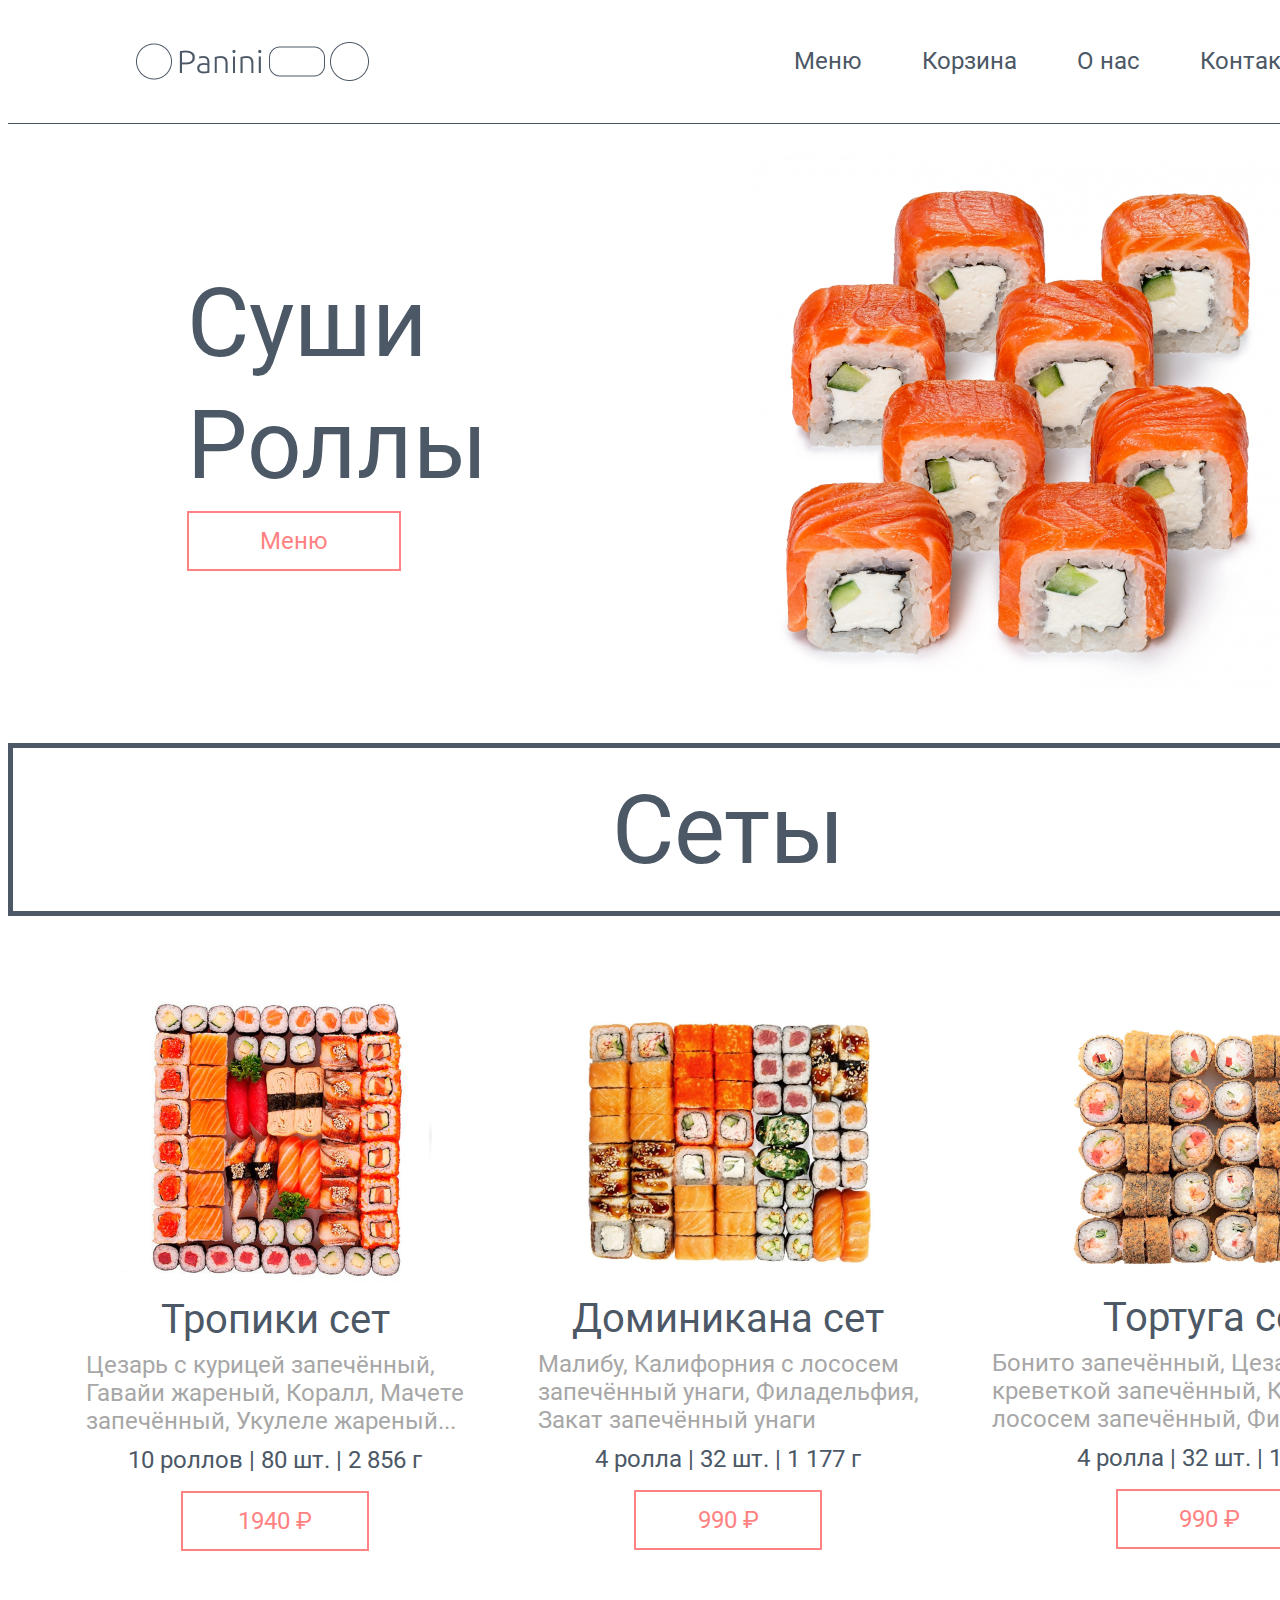
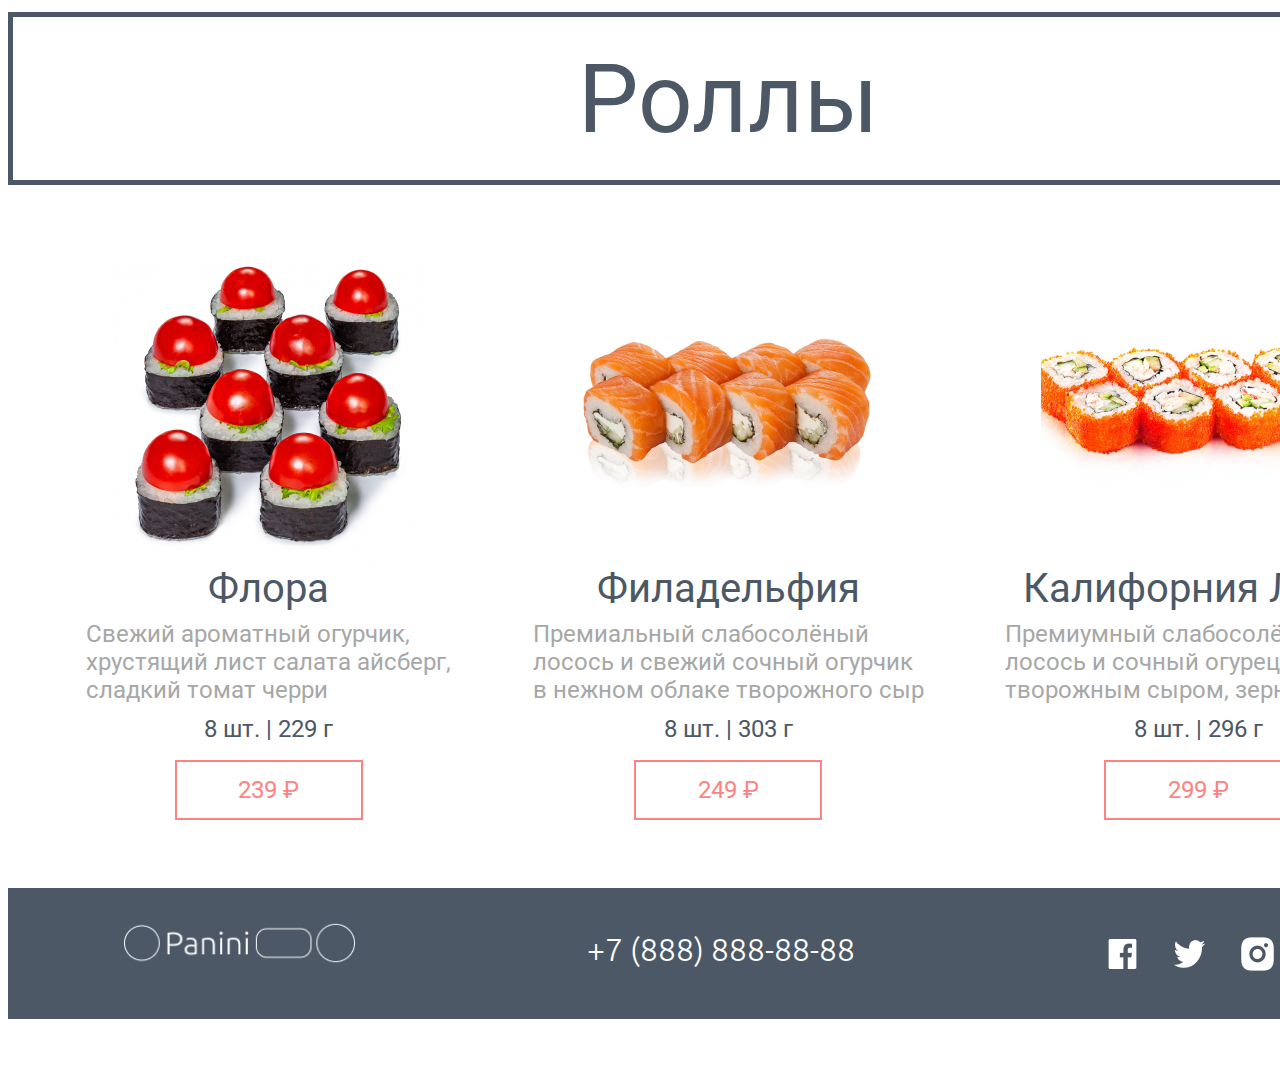
<file: index.html>
<!DOCTYPE html>
<html lang="ru">

<head>
    <meta charset="UTF-8">
    <meta name="viewport" content="width=device-width, initial-scale=1.0">
    <title>Panini</title>
    <link rel="stylesheet" href="style.css">
</head>

<body>
    <header>
        <div class="container">
            <div class="header-content">
                <div class="logo">
                    <a href="index.html" id="panini">
                        <img src="image/logo.png" alt="logo">
                    </a>
                </div>
                <div class="menu">
                    <p><a href="index.html" title="menu">Меню</a></p>
                    <p><a href="" title="corzina">Корзина</a></p>
                    <p><a href="about.html" title="about">О нас</a></p>
                    <p><a href="" title="contact">Контакты</a></p>
                    <p><img src="image/login.png" alt="login"></p>
                </div>
                <img src="image/Rectangle1.png" alt="rectangle" id="rectangle1">
            </div>

        </div>
    </header>
</body>
<main>
    <div class="container">
        <div class="hero">
            <div class="banner">
                <div class="phrase">
                    <p>Суши</p>
                    <p>Роллы</p>
                    <button>Меню</button>
                </div>
                <img src="image/ad.png" alt="ad">
            </div>
            <div class="firsthero">
                <div class="temp">
                    <img src="image/Rectangle2.png" alt="rectangle" id="rectangle2">
                    <p id="hero">Сеты</p>
                </div>
                <div class="card">
                    <div class="set">
                        <img src="image/image2.png" alt="sets">
                        <p id="name">Тропики сет</p>
                        <p id="aboutset">Цезарь с курицей запечённый,<br> Гавайи жареный, Коралл, Мачете<br> запечённый,
                            Укулеле
                            жареный...</p>
                        <p id="count">10 роллов | 80 шт. | 2 856 г</p>
                        <button>1940 ₽</button>
                    </div>
                    <div class="set">
                        <img src="image/image3.png" alt="set">
                        <p id="name">Доминикана сет</p>
                        <p id="aboutset">Малибу, Калифорния с лососем<br> запечённый унаги, Филадельфия,<br> Закат
                            запечённый унаги</p>
                        <p id="count">4 ролла | 32 шт. | 1 177 г</p>
                        <button id="price">990 ₽</button>
                    </div>
                    <div class="set">
                        <img src="image/image4.png" alt="set">
                        <p id="name">Тортуга сет</p>
                        <p id="aboutset">Бонито запечённый, Цезарь с<br> креветкой запечённый, Калифорния с<br> лососем
                            запечённый, Филадельфия...</p>
                        <p id="count">4 ролла | 32 шт. | 1 185 г</p>
                        <button id="price">990 ₽</button>
                    </div>
                </div>
            </div>
            <div class="secondhero">
                <div class="temp">
                    <img src="image/Rectangle2.png" alt="rectangle" id="rectangle2">
                    <p id="hero">Роллы</p>
                </div>
                <div class="card">
                    <div class="set">
                        <img src="image/image5.png" alt="roll">
                        <p id="name">Флора</p>
                        <p id="aboutset">Свежий ароматный огурчик,<br> хрустящий лист салата айсберг,<br> сладкий томат
                            черри</p>
                        <p id="count">8 шт. | 229 г</p>
                        <button id="price">239 ₽</button>
                    </div>
                    <div class="set">
                        <img src="image/image6.png" alt="roll">
                        <p id="name">Филадельфия</p>
                        <p id="aboutset">Премиальный слабосолёный<br> лосось и свежий сочный огурчик<br> в нежном облаке
                            творожного сыр</p>
                        <p id="count">8 шт. | 303 г</p>
                        <button id="price">249 ₽</button>
                    </div>
                    <div class="set">
                        <img src="image/image7.png" alt="roll">
                        <p id="name">Калифорния Люкс</p>
                        <p id="aboutset">Премиумный слабосолёный<br> лосось и сочный огурец с мягким<br> творожным
                            сыром, зернистая...</p>
                        <p id="count">8 шт. | 296 г</p>
                        <button id="price">299 ₽</button>
                    </div>
                </div>
            </div>
        </div>
    </div>
</main>
<footer>
    <div class="container">
        <div class="footer-content">
            <a href="index.html" title="logo" id="logo2">
                <img src="image/logo2.png" title="logo">
            </a>
            <a href="tel:+7 (888) 888-88-88" id="number">+7 (888) 888-88-88</a>
            <div class="social">
                <a href="" title="facebook"><img src="image/facebook.png" alt="facebook"></a>
                <a href="" title="twitter"><img src="image/twitter.png" alt="twitter"></a>
                <a href="" title="instagram"><img src="image/instagram.png" alt="instagram"></a>
                <a href="" title="youtube"><img src="image/youtube.png" alt="youtube"></a>
            </div>
        </div>
    </div>
</footer>

</html>
</file>
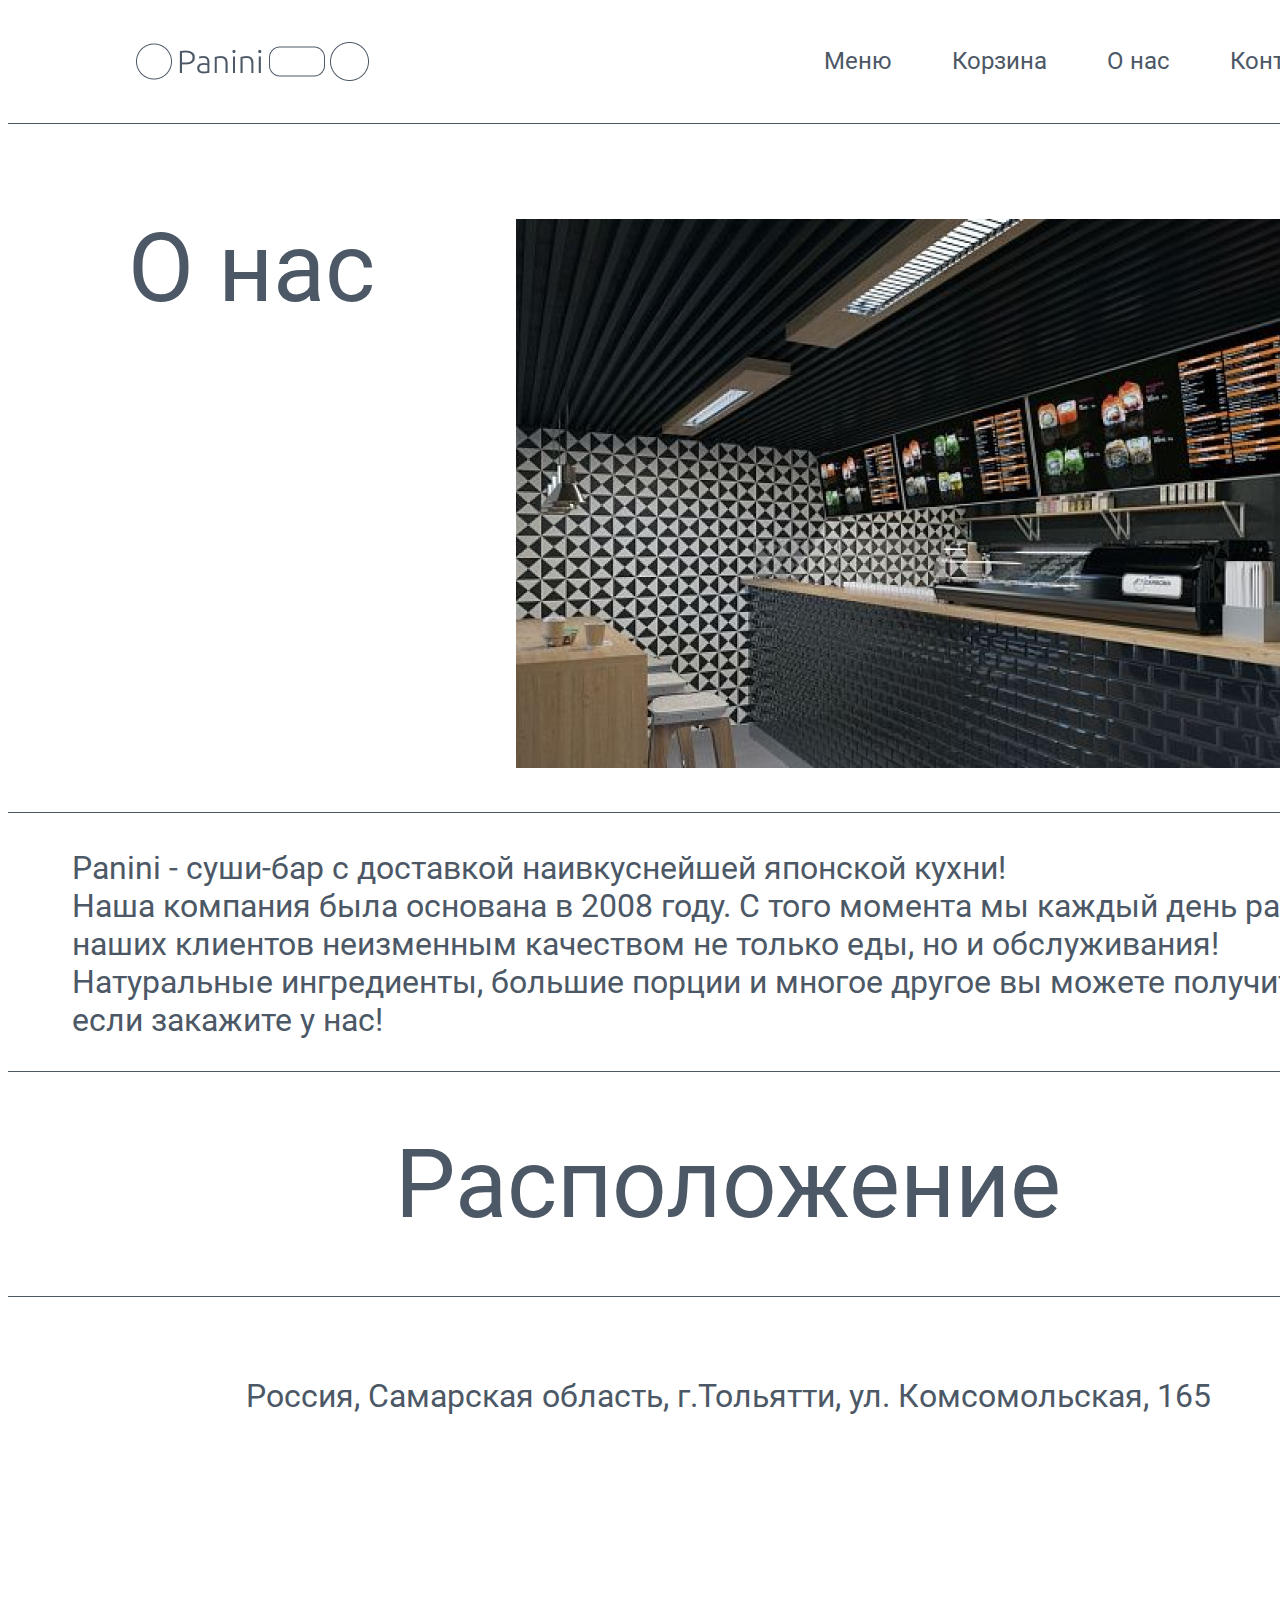
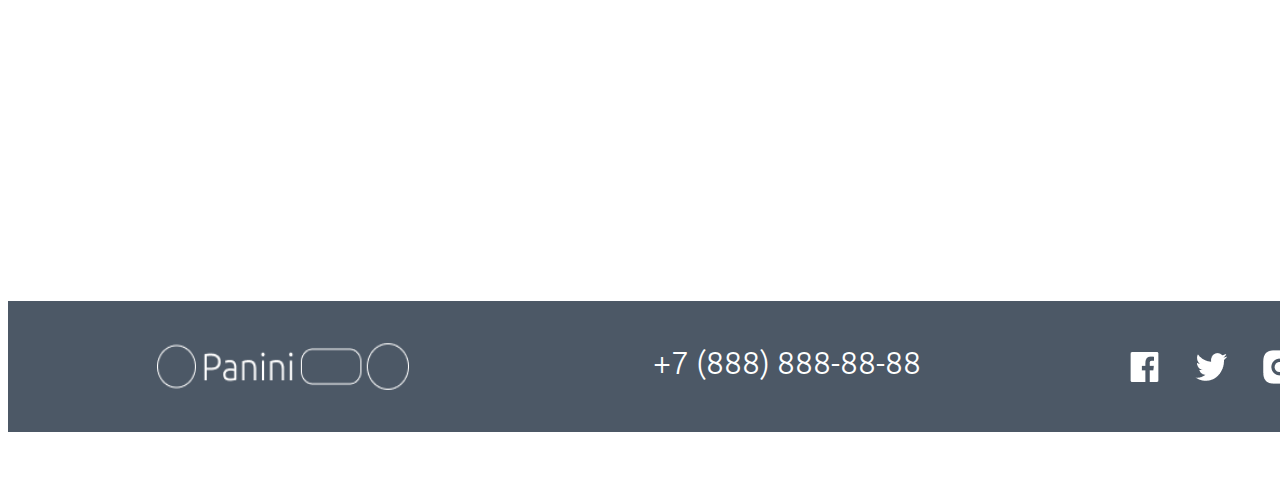
<file: about.html>
<!DOCTYPE html>
<html lang="ru">

<head>
    <meta charset="UTF-8">
    <meta name="viewport" content="width=device-width, initial-scale=1.0">
    <title>Panini</title>
    <link rel="stylesheet" href="style1.css">
</head>

<body>
    <header>
        <div class="container">
            <div class="header-content">
                <div class="logo">
                    <a href="index.html" id="panini">
                        <img src="image/logo.png" alt="logo">
                    </a>
                </div>
                <div class="menu">
                    <p><a href="index.html" >Меню</a></p>
                    <p><a href="">Корзина</a></p>
                    <p><a href="about.html">О нас</a></p>
                    <p><a href="">Контакты</a></p>
                    <p><img src="image/login.png" alt="login"></p>
                </div>
                <img src="image/Rectangle1.png" alt="rectangle" id="rectangle1">
            </div>
        </div>
    </header>
</body>
<main>
    <div class="container">
        <div class="hero">
            <div class="banner">
                <div class="phrase">
                    <p>О нас</p>
                </div>
                <img src="image/inside.png" alt="inside">
            </div>
            <img src="image/Rectangle1.png" alt="rectangle" id="rectangle2">
            <div class="about">
                <p>Panini - суши-бар с доставкой наивкуснейшей японской кухни!<br>
                    Наша компания была основана в 2008 году. С того момента мы каждый день радуем наших клиентов
                    неизменным качеством не только еды, но и обслуживания! Натуральные ингредиенты, большие порции и
                    многое другое вы можете получить если закажите у нас!
                </p>
            </div>
            <div class="place">
                <img src="image/Rectangle1.png" alt="rectangle" id="rectangle3">
                <p>Расположение</p>
                <img src="image/Rectangle1.png" alt="rectangle" id="rectangle4">
                <div class="address">
                    <p>Россия, Самарская область, г.Тольятти, ул. Комсомольская, 165</p>
                    <iframe src="https://yandex.ru/map-widget/v1/?um=constructor%3A1ee4de0ff80558e415d2c5c7e80bc1ccdc61d06ba31ffd63b7d95ecc63f0f19a&amp;source=constructor" width="80%" height="400px" frameborder="0"></iframe>
                </div>

            </div>
        </div>
    </div>
</main>
<footer>
    <div class="container">
        <div class="footer-content">
            <a href="index.html" id="logo2">
                <img src="image/logo2.png" alt="logo">
            </a>
            <a href="tel:+7 (888) 888-88-88" id="number">+7 (888) 888-88-88</a>
            <div class="social">
                <a href=""><img src="image/facebook.png" alt="facebook"></a>
                <a href=""><img src="image/twitter.png" alt="twitter"></a>
                <a href=""><img src="image/instagram.png" alt="instagram"></a>
                <a href=""><img src="image/youtube.png" alt="youtube"></a>
            </div>
        </div>
    </div>
</footer>
</file>
<file: style.css>
@font-face {
    font-family: "Ubuntu";
    src: url(fonts/Ubuntu/Ubuntu-Light.ttf);
    font-weight: 400;
}

@font-face {
    font-family: "Roboto";
    src: url(fonts/Roboto/Roboto-Regular.ttf);
    font-weight: 400;
}

.container {
    max-width: 1440px;
    width: 1440px;
    max-height: 2725px;
    margin: auto;
}

header {
    max-height: 123px;
    height: 123px;
    margin-top: 31px;
}

.header-content {
    height: 123px;
    display: flex;
}

.logo {
    margin-left: 128px;
    height: 61px;
}

.menu {
    margin-left: 425px;
    display: flex;
    height: 31px;
}

.menu p a{
    color: #4C5866
}

.menu p a{
    margin-right: 60px;
    font-family: "Roboto";
    font-size: 24px;
    color: #4C5866;
}

.menu p img {
    height: 31px;
    width: 37px;
    margin-top: 4px;
}

.menu p:last-child {
    margin-right: 0;
}

.logo a {
    display: block;
    height: 61px;
}

.logo img {
    width: 233px;
}

a {
    display: flex;
    text-decoration: none;
    width: 100%;
    height: 100%;
}

#rectangle1 {
    height: 1px;
    width: 1440px;
    position: absolute;
    top: 123px;
}

.hero {
    display: block;
}

.hero .banner {
    display: flex;
    height: 620px;
}

.hero .banner .phrase {
    margin-top: 113px;
    margin-left: 179px;
    width: 300px;
}

.hero .banner img {
    height: 535px;
    width: 535px;
    margin-left: 263px;
}

.hero .banner .phrase p {
    margin-top: 0;
    margin-bottom: 10px;
    font-family: "Roboto";
    font-size: 96px;
    color: #4C5866;
}

.hero .banner .phrase p:last-child {
    margin-bottom: 43px;
}

.hero .banner .phrase button {
    height: 60px;
    width: 214px;
    font-family: "Roboto";
    font-size: 24px;
    color: #FF8282;
    background-color: white;
    border: 2px solid #FF8282;
}

.hero .firsthero #hero {
    text-align: center;
    margin-top: 0px;
    font-family: "Roboto";
    font-size: 96px;
    color: #4C5866;
}

.hero .firsthero #rectangle2 {
    position: absolute;
    top: 743px;
    z-index: -1;
}

.hero .firsthero .card {
    display: flex;
    justify-content: space-between;
}

.hero .firsthero .card .set {
    display: flex;
    flex-direction: column;
    align-items: center;
}

.hero .firsthero .card> :nth-child(1) {
    margin-left: 78px;
}

.hero .firsthero .card> :nth-child(2) {
    margin-top: 16px;
}

.hero .firsthero .card> :nth-child(3) {
    margin-right: 21px;
    margin-top: 20px;
}

.hero .firsthero .card .set #name {
    width: auto;
    max-width: 312px;
    font-family: "Roboto";
    font-size: 40px;
    color: #4C5866;
    margin: 0;
}

.hero .firsthero .card .set #aboutset {
    width: auto;
    max-width: 440px;
    font-family: "Roboto";
    font-size: 24px;
    color: #A7A7A7;
    margin: 0;
    margin-top: 8px;
}

.hero .firsthero .card .set #count {
    font-family: "Roboto";
    font-size: 24px;
    color: #4C5866;
    margin: 0;
    margin-top: 11px;
}

.hero .firsthero .card .set button{
    font-family: "Roboto";
    font-size: 24px;
    color: #FF8282;
    background-color: white;
    border: 2px solid #FF8282;
    width: 188px;
    height: 60px;
    margin: 0;
    margin-top: 17px;
}

.hero .firsthero {
    height: 869px;
}

.hero .secondhero #hero {
    text-align: center;
    margin-top: 0;
    font-family: "Roboto";
    font-size: 96px;
    color: #4C5866;
}

.hero .secondhero #rectangle2 {
    position: absolute;
    top: 1612px;
    z-index: -1;
}

.hero .secondhero .card {
    display: flex;
    justify-content: space-between;
}

.hero .secondhero .card .set {
    display: flex;
    flex-direction: column;
    align-items: center;
}

.hero .secondhero .card .set #name {
    width: auto;
    max-width: 350px;
    font-family: "Roboto";
    font-size: 40px;
    color: #4C5866;
    margin: 0;
}

.hero .secondhero .card .set #aboutset {
    width: auto;
    max-width: 440px;
    font-family: "Roboto";
    font-size: 24px;
    color: #A7A7A7;
    margin: 0;
    margin-top: 8px;
}

.hero .secondhero .card .set #count {
    font-family: "Roboto";
    font-size: 24px;
    color: #4C5866;
    margin: 0;
    margin-top: 11px;
}

.hero .secondhero .card .set button{
    font-family: "Roboto";
    font-size: 24px;
    color: #FF8282;
    background-color: white;
    border: 2px solid #FF8282;
    width: 188px;
    height: 60px;
    margin: 0;
    margin-top: 17px;
}

.hero .secondhero .card> :nth-child(1) {
    margin-left: 78px;
}

.hero .secondhero .card> :nth-child(3) {
    margin-right: 57px;
}

footer {
    height: 172px;
    margin-top: 68px;
}

footer .container .footer-content {
    display: flex;
    justify-content: space-around;
    background-color: #4C5866;
    height: 131px;
}
footer .container .footer-content #logo2{
    margin: 0;
    margin-top: 25px;
    width: 231px;
}
footer .container .footer-content #logo2 img{
    height: 46%;
    width: 100%;
}

footer .container .footer-content a:nth-child(2) {
    color: #FFFFFF;
    font-family: "Ubuntu";
    font-size: 32px;
}

button{
    transition-duration: 0.4s;
}

main .container .hero button:hover{
    background-color: #FF8282;
    color: #FFFFFF;
}

main .container .hero button:focus{
    background-color: #FEE0E0;
    color: #FF8282;
}

main .container .hero button:active{
    background-color: #FE5D5D;
    border: 2px solid #FE5D5D;
    color: #FFFFFF;
}

main .container .hero .firsthero .card .set button:hover{
    background-color: #FF8282;
    color: #FFFFFF;
}

main .container .hero .firsthero .card .set button:focus{
    background-color: #FEE0E0;
    color: #FF8282;
}

main .container .hero .firsthero .card .set button:active{
    background-color: #FE5D5D;
    border: 2px solid #FE5D5D;
    color: #FFFFFF;
}

main .container .hero .secondhero .card .set button:hover{
    background-color: #FF8282;
    color: #FFFFFF;
}

main .container .hero .secondhero .card .set button:focus{
    background-color: #FEE0E0;
    color: #FF8282;
}

main .container .hero .secondhero .card .set button:active{
    background-color: #FE5D5D;
    border: 2px solid #FE5D5D;
    color: #FFFFFF;
}

header .header-content p a{
    transition-duration: 0.4s;
}

header .header-content p a:default{
    color: #4C5866;
}

header .header-content p a:hover{
    color: #FF8282;
}

header .header-content p a:focus{
    color: #FFA6A6;
}

header .header-content p a:active{
    color: #FF4A4A;
}

footer .social a img{
    transition-duration: 0.4s;
    margin: 0 15px;
    height: 40px;
}

footer .social{
    display: flex;
    margin-top: auto;
    margin-bottom: auto;
    width: 243px;
}

footer #logo2{
    margin-top: auto;
    margin-bottom: auto;
}

footer #number{
    display: flex;
    margin-top: 42px;
}

footer #number{
    width: 270px;
}

footer .social a img:hover{
    filter: brightness(0) saturate(100%) invert(85%) sepia(21%) saturate(5166%) hue-rotate(306deg) brightness(100%) contrast(113%);
}

footer .social a img:focus{
    filter: brightness(0) saturate(100%) invert(99%) sepia(28%) saturate(5494%) hue-rotate(292deg) brightness(100%) contrast(104%);
}

footer .social a img:active{
    filter: brightness(0) saturate(100%) invert(40%) sepia(23%) saturate(1633%) hue-rotate(314deg) brightness(111%) contrast(112%);
}

footer .footer-content a:hover{
    filter: brightness(0) saturate(100%) invert(85%) sepia(21%) saturate(5166%) hue-rotate(306deg) brightness(100%) contrast(113%);
}

footer .footer-content a:focus{
    filter: brightness(0) saturate(100%) invert(99%) sepia(28%) saturate(5494%) hue-rotate(292deg) brightness(100%) contrast(104%);
}

footer .footer-content a:active{
    filter: brightness(0) saturate(100%) invert(40%) sepia(23%) saturate(1633%) hue-rotate(314deg) brightness(111%) contrast(112%);
}

footer .footer-content a{
    transition-duration: 0.4s;
}

header .header-content .logo a img:hover{
    filter: brightness(0) saturate(100%) invert(85%) sepia(21%) saturate(5166%) hue-rotate(306deg) brightness(100%) contrast(113%);
}

header .header-content .logo a img:focus{
    filter: brightness(0) saturate(100%) invert(99%) sepia(28%) saturate(5494%) hue-rotate(292deg) brightness(100%) contrast(104%);
}

header .header-content .logo a img:active{
    filter: brightness(0) saturate(100%) invert(40%) sepia(23%) saturate(1633%) hue-rotate(314deg) brightness(111%) contrast(112%);
}

header .header-content .logo a img{
    transition-duration: 0.4s;
}

header .header-content .menu p img:hover{
    filter: brightness(0) saturate(100%) invert(85%) sepia(21%) saturate(5166%) hue-rotate(306deg) brightness(100%) contrast(113%);
}

header .header-content .menu p img:focus{
    filter: brightness(0) saturate(100%) invert(99%) sepia(28%) saturate(5494%) hue-rotate(292deg) brightness(100%) contrast(104%);
}

header .header-content .menu p img:active{
    filter: brightness(0) saturate(100%) invert(40%) sepia(23%) saturate(1633%) hue-rotate(314deg) brightness(111%) contrast(112%);
}

header .header-content .menu p img{
    transition-duration: 0.4s;
}
@media only screen and (max-width:450px){
    body{
        max-width: 100%;
        margin: 0;
    }
    .container{
        max-width: 100%;
        max-height: 3800px;
    }
    .header-content #rectangle1{
        max-width: 100%;
    }
    header{
        margin: 0;
        margin-top: 10px;
    }
    .header-content{
        display: flex;
        flex-direction: column;
    }
    .header-content .logo {
        width: 172px;
        margin:0;
        margin-left: 30%;
    }
    .header-content .logo a img{
        width: 172px;
    }
    .menu{
        width: 100%;
        max-width: 100%;
        width: 97%;
        margin: 0;
        display: flex;
        flex-wrap: wrap;
        justify-content: space-between;
        margin-left: 15px;
    }
    
    .menu p{
        margin: 0;
    }
    .menu p a{
        margin: 0;
        font-size: 16px;
    }
    .menu p img{
        margin: 0;
        max-width: 73px;
        width: 35px;
        height: 30px;
    }
    .hero .banner .phrase p{
        font-size: 32px;
    }
    .hero .banner{
        height:100%;;
        margin: 0
    }
    .hero .banner .phrase{
        display: flex;
        flex-direction: column;
        width: 100%;
        height: 100%;
        margin: 0;
    }
    .hero .banner .phrase p{
        
        margin: 0;
        max-width: 100%;
    }
    .hero .banner .phrase>:nth-child(1){
        margin-left: 20%;
    }
    .hero .banner .phrase>:nth-child(2){
        margin-left: 52%;
    }
    .hero .banner .phrase>:nth-child(3){
        width: 40%;
        height: 10%;
        font-size: 24px;
        margin-top: 70%;
        margin-left: 30%;
        margin-bottom: 5%;
    }
    .hero .banner img{
        margin: 0;
        width: 60%;
        height: 30%;
        position: absolute;
        left: 20%;
        top: 203px;
    }
    .hero .firsthero{
        max-width: 100%;
        height: 100%;
    }
    .hero .firsthero .temp #hero{
        margin-top: 5%;
        font-size: 32px;
    }
    .hero .firsthero .temp #rectangle2{
        max-width: 100%;
        max-height: 50%;
        position: relative;
        top:60px;
    }
    .hero .firsthero .card{
        display: flex;
        flex-direction: column;
    }
    .hero .firsthero .card img{
        max-height: 50%;
        max-width: 70%;
    }
    .hero .firsthero .card .set #name{
        font-size: 24px;
    }
    .hero .firsthero .card .set #aboutset{
        font-size: 20px;
    }
    .hero .firsthero .card .set #count{
        font-size: 16px;
    }
    .hero .secondhero .card{
        display: flex;
        flex-direction: column;
    }
    .hero .secondhero .card .set #name{
        font-size: 24px;
    }
    .hero .secondhero .card .set #aboutset{
        font-size: 20px;
    }
    .hero .secondhero .card .set #count{
        font-size: 16px;
    }
    .hero .secondhero .card img{
        max-height: 50%;
        max-width: 70%;
    }
    .hero .firsthero .card .set{
        margin: 0;
        margin-top: 2%;
    }
    .hero .secondhero .temp #hero{
        font-size: 32px;
    }
    .hero .secondhero .temp #rectangle2{
        max-height: 50%;
        max-width: 100%;
        position: relative;
        top:50px;

    }
    .hero .secondhero .card .set{
        margin: 0;
        margin-top: 2%;
    }
    .hero .secondhero{
        max-width: 100%;
        height: 100%;

    }
    .hero{
        display: flex;
        flex-direction: column;
        max-width: 100%;
    }
    footer{
        margin-top: 15%;
        max-width: 100%;
        height: 80px;
    }
    footer .container .footer-content #logo2{
        margin: 0;
        margin-top: 7%;
        height: 80%;
        width: 50%;
    }
    footer .container .footer-content #logo2 img{
        height: 46%;
        width: 80%;
    }
    .footer-content #number{
        margin: 0;
        height: 23px;
        font-size: 20px;
        width: 169px;
        position: relative  ;
        top: 35%;
    }
    footer .container .footer-content {
        height: 100px;
    }
    .footer-content .social a img{
        width: 0%;
        height: 0%;
    }
    .footer-content .social{
        margin: 0;
        margin-top: 27px;
        width: 0%;
        height: 0%;
    }
}
@media only screen and (min-width:450px) and (max-width:770px){
    body{
        max-width: 100%;
        margin: 0;
    }
    .container{
        max-width: 100%;
        max-height: 3800px;
    }
    .header-content #rectangle1{
        max-width: 100%;
    }
    header{
        margin: 0;
        margin-top: 10px;
    }
    .header-content{
        display: flex;
        flex-direction: column;
    }
    .header-content .logo {
        width: 172px;
        margin:0;
        margin-left: 40%;
    }
    .header-content .logo a img{
        width: 172px;
    }
    .menu{
        width: 100%;
        max-width: 100%;
        width: 97%;
        margin: 0;
        display: flex;
        flex-wrap: wrap;
        justify-content: space-between;
        margin-left: 15px;
    }
    
    .menu p{
        margin: 0;
    }
    .menu p a{
        margin: 0;
        font-size: 16px;
    }
    .menu p img{
        margin: 0;
        max-width: 73px;
        width: 35px;
        height: 30px;
    }
    .hero .banner .phrase p{
        font-size: 32px;
    }
    .hero .banner{
        height:100%;;
        margin: 0
    }
    .hero .banner .phrase{
        width: 100%;
        height: 100%;
        margin: 0;
    }
    .hero .banner .phrase p{
        font-size: 48px;
        margin: 0;
        max-width: 10%;
    }
    .hero .banner .phrase>:nth-child(1){
        margin-top: 5%;
        margin-left: 10%;
    }
    .hero .banner .phrase>:nth-child(2){
        margin-left: 10%;
    }
    .hero .banner .phrase>:nth-child(3){
        width: 20%;
        height: 10%;
        font-size: 24px;
        margin-top:0%;
        margin-left: 10%;
        margin-bottom: 5%;
    }
    .hero .banner img{
        margin: 0;
        width: 25%;
        height: 30%;
        position: relative;
        left: -10%;
        top: 20px;
    }
    .hero .firsthero{
        max-width: 100%;
        height: 100%;
    }
    .hero .firsthero .temp #hero{
        font-size: 48px;
        margin-top: -2%;
        font-size: 48px;
    }
    .hero .firsthero .temp #rectangle2{
        max-width: 100%;
        max-height: 50%;
        position: relative;
        top:60px;
    }
    .hero .firsthero .card{
        display: flex;
        justify-content: space-around;
    }
    .hero .firsthero .card img{
        max-height: 50%;
        max-width: 70%;
    }
    .hero .firsthero .card .set #name{
        font-size: 24px;
    }
    .hero .firsthero .card .set #aboutset{
        font-size: 20px;
    }
    .hero .firsthero .card .set #count{
        font-size: 16px;
    }
    .hero .secondhero .card{
        display: flex;
    }
    .hero .secondhero .card .set #name{
        font-size: 24px;
    }
    .hero .secondhero .card .set #aboutset{
        font-size: 20px;
    }
    .hero .secondhero .card .set #count{
        font-size: 16px;
    }
    .hero .secondhero .card img{
        max-height: 50%;
        max-width: 70%;
    }
    .hero .firsthero .card .set{
        margin: 0;
        justify-content: space-around;
    }
    .hero .firsthero .card>:nth-child(3){
        width: 41%;
        height: 45%;
    }
    .hero .secondhero .temp #hero{
        font-size: 32px;
    }
    .hero .secondhero .temp #rectangle2{
        max-height: 50%;
        max-width: 100%;
        position: relative;
        top:50px;

    }
    .hero .secondhero .card .set{
        margin: 0;
        justify-content: space-around;
    }
    .hero .secondhero .card>:nth-child(2){
        width: 41%;
        height: 45%;
    }
    .hero .secondhero .card>:nth-child(3){
        width: 41%;
        height: 45%;
    }
    .hero .secondhero{
        max-width: 100%;
        height: 100%;

    }
    .hero{
        display: flex;
        flex-direction: column;
        max-width: 100%;
    }
    footer{
        margin-top: 10%;
        max-width: 100%;
        height: 80px;
    }
    footer .container .footer-content #logo2{
        margin: 0;
        margin-top: 3%;
        margin-left: 5%;
        height: 80%;
        width: 50%;
    }
    footer .container .footer-content #logo2 img{
        height: 50%;
        width: 50%;
    }
    .footer-content #number{
        margin: 0;
        height: 23px;
        font-size: 20px;
        width: 169px;
        position: relative  ;
        top: 35%;
    }
    footer .container .footer-content {
        height: 100px;
    }
    .footer-content .social a img{
        width: 0%;
        height: 0%;
    }
    .footer-content .social{
        margin: 0;
        margin-top: 27px;
        width: 0%;
        height: 0%;
    }
}
</file>
<file: style1.css>
@font-face {
    font-family: "Ubuntu";
    src: url(fonts/Ubuntu/Ubuntu-Light.ttf);
    font-weight: 400;
}

@font-face {
    font-family: "Roboto";
    src: url(fonts/Roboto/Roboto-Regular.ttf);
    font-weight: 400;
}

.container {
    max-width: 1440px;
    width: 1440px;
    max-height: 100%;
    margin: auto;
}

header {
    max-height: 123px;
    height: 123px;
    margin-top: 31px;
}

.header-content {
    height: 123px;
    display: flex;
}

.logo {
    margin-left: 128px;
    height: 61px;
}

.menu {
    margin-left: 425px;
    display: flex;
    height: 31px;
}

.menu p a {
    color: #4C5866
}

.menu p a {
    margin-right: 60px;
    font-family: "Roboto";
    font-size: 24px;
    color: #4C5866;
}

.menu p img {
    height: 31px;
    width: 37px;
    margin-top: 4px;
}

.menu p:last-child {
    margin-right: 0;
}

.logo a {
    display: block;
    height: 61px;
}

.logo img {
    width: 233px;
}

a {
    display: flex;
    justify-content: space-around;
    justify-content: center;
    text-decoration: none;
    width: 100%;
    height: 100%;
}

#rectangle1 {
    height: 1px;
    width: 1440px;
    position: absolute;
    top: 123px;
}

header .header-content p a {
    transition-duration: 0.4s;
}

header .header-content p a:default {
    color: #4C5866;
}

header .header-content p a:hover {
    color: #FF8282;
}

header .header-content p a:focus {
    color: #FFA6A6;
}

header .header-content p a:active {
    color: #FF4A4A;
}

header .header-content .menu p:default {
    color: #4C5866;
}

header .header-content .menu p:hover {
    filter: brightness(0) saturate(100%) invert(85%) sepia(21%) saturate(5166%) hue-rotate(306deg) brightness(100%) contrast(113%);
}

header .header-content .menu p:focus {
    filter: brightness(0) saturate(100%) invert(99%) sepia(28%) saturate(5494%) hue-rotate(292deg) brightness(100%) contrast(104%);
}

header .header-content .menu p:active {
    filter: brightness(0) saturate(100%) invert(40%) sepia(23%) saturate(1633%) hue-rotate(314deg) brightness(111%) contrast(112%);
}

.hero {
    height: 100%;
    display: block;
}

.hero .banner {
    display: flex;
    height: 620px;
}

.hero .banner .phrase {
    margin-top: 58px;
    margin-left: 120px;
    width: 248px;
}

.hero .banner img {
    height: 549px;
    width: 859px;
    margin-top: 65px;
    margin-left: 140px;
}

.hero .banner .phrase p {
    width: 248px;
    margin-top: 0;
    margin-bottom: 10px;
    font-family: "Roboto";
    font-size: 96px;
    color: #4C5866;
}

.hero #rectangle2 {
    margin-top: 38px;
}

.hero .about {
    display: flex;
    justify-content: center;
}

.hero .about p {
    width: 1312px;
    font-family: "Roboto";
    font-size: 32px;
    color: #4C5866;
}

.hero .place {
    height: 100%;
    display: flex;
    flex-direction: column;
    text-align: center;
}

.hero .place p {
    margin: 0;
    font-family: "Roboto";
    font-size: 96px;
    color: #4C5866;
}

.hero .place #rectangle3 {
    height: 1px;
    margin: 0;
    margin-bottom: 56px;
}

.hero .place #rectangle4 {
    height: 1px;
    margin: 0;
    margin-top: 56px;
    margin-bottom: 80px;
}

.hero .place .address {
    text-align: center;
}

.hero .place .address p {
    font-family: "Roboto";
    font-size: 32px;
    color: #4C5866;
    margin-bottom: 82px;
}

footer {
    height: 172px;
}

footer .container .footer-content {
    display: flex;
    justify-content: space-around;
    background-color: #4C5866;
    height: 131px;
}


footer .container .footer-content a:nth-child(2) {
    color: #FFFFFF;
    font-family: "Ubuntu";
    font-size: 32px;
}

footer .social a img {
    margin: 0 15px;
    height: 40px;
}

footer .social {
    display: flex;
    margin-top: auto;
    margin-bottom: auto;
    width: 243px;
}

footer #logo2 {
    margin-top: auto;
    margin-bottom: auto;
    width: 25%;
    height: 55%;
}
footer #logo2 img{
    width: 70%;
    height: 100%;
}

footer #number {
    display: flex;
    margin-top: 42px;
}

footer #number {
    width: 270px;
}

footer .social a img:hover {
    filter: brightness(0) saturate(100%) invert(85%) sepia(21%) saturate(5166%) hue-rotate(306deg) brightness(100%) contrast(113%);
}

footer .social a img:focus {
    filter: brightness(0) saturate(100%) invert(99%) sepia(28%) saturate(5494%) hue-rotate(292deg) brightness(100%) contrast(104%);
}

footer .social a img:active {
    filter: brightness(0) saturate(100%) invert(40%) sepia(23%) saturate(1633%) hue-rotate(314deg) brightness(111%) contrast(112%);
}

footer .footer-content a:hover {
    filter: brightness(0) saturate(100%) invert(85%) sepia(21%) saturate(5166%) hue-rotate(306deg) brightness(100%) contrast(113%);
}

footer .footer-content a:focus {
    filter: brightness(0) saturate(100%) invert(99%) sepia(28%) saturate(5494%) hue-rotate(292deg) brightness(100%) contrast(104%);
}

footer .footer-content a:active {
    filter: brightness(0) saturate(100%) invert(40%) sepia(23%) saturate(1633%) hue-rotate(314deg) brightness(111%) contrast(112%);
}

footer .footer-content a {
    transition-duration: 0.4s;
}

header .header-content .logo a img:hover {
    filter: brightness(0) saturate(100%) invert(85%) sepia(21%) saturate(5166%) hue-rotate(306deg) brightness(100%) contrast(113%);
}

header .header-content .logo a img:focus {
    filter: brightness(0) saturate(100%) invert(99%) sepia(28%) saturate(5494%) hue-rotate(292deg) brightness(100%) contrast(104%);
}

header .header-content .logo a img:active {
    filter: brightness(0) saturate(100%) invert(40%) sepia(23%) saturate(1633%) hue-rotate(314deg) brightness(111%) contrast(112%);

}

header .header-content .logo a img {
    transition-duration: 0.4s;
}

@media only screen and (max-width:450px) {
    body{
        max-width: 100%;
        margin: 0;
    }
    .container{
        max-width: 100%;
        max-height: 3800px;
    }
    .header-content #rectangle1{
        max-width: 100%;
    }
    header{
        margin: 0;
        margin-top: 10px;
    }
    .header-content{
        display: flex;
        flex-direction: column;
    }
    .header-content .logo {
        width: 50%;;
        margin:0;
        margin-left: 30%;
    }
    .header-content .logo a img{
        width: 100%;
    }
    .menu{
        width: 100%;
        max-width: 100%;
        width: 97%;
        margin: 0;
        display: flex;
        flex-wrap: wrap;
        justify-content: space-between;
        margin-left: 15px;
    }
    
    .menu p{
        margin: 0;
    }
    .menu p a{
        margin: 0;
        font-size: 16px;
    }
    .menu p img{
        margin: 0;
        max-width: 73px;
        width: 35px;
        height: 30px;
    }
    .hero .banner {
        height: 23%;
    }

    .hero .banner .phrase p {
        font-size: 32px;
        width: 100%;
        margin-left: 110%;
    }

    .hero .banner {
        display: flex;
        flex-direction: column;
        flex-wrap: wrap;
        align-content: center;
    }

    .hero .banner .phrase {
        width: 90px;
        margin: 0;
        margin-top: 10px;
        margin-left: 20%;
    }

    .hero .banner img {
        margin: 0;
        margin-top: 10px;
        margin-left:8%;
        height: 220px;
        width: 90%;
    }

    .hero #rectangle2 {
        width: 100%;
    }

    .hero .about p {
        max-width: 80%;
        width: 100%;
        font-size: 16px;
    }
      .hero .place p {
        font-size: 32px;
    }
    .hero .place{
        height: 100%;
    }

    .hero .place .address p {
        font-size: 24px;
    }

    .hero .place .address img{
        height: 10%;
        width: 90%;
    }

    .hero{
        height: 100%;
    }

    footer{
        margin-top: 10%;
        max-width: 100%;
        height: 80px;
    }
    footer .container .footer-content #logo2{
        margin: 0;
        margin-top: 3%;
        margin-left: 5%;
        height: 80%;
        width: 40%;
    }
    footer .container .footer-content #logo2 img{
        height: 50%;
        width: 80%;
        margin-top: 10%;
    }
    .footer-content #number{
        margin: 0;
        height: 23px;
        font-size: 20px;
        width: 53%;
        position: relative  ;
        top: 35%;
    }
    footer .container .footer-content {
        height: 100px;
    }
    .footer-content .social a:first-child{
        display: block;
        width: 0;
        height: 0;
    }
    .footer-content .social a img{
        width: 0%;
        height: 0%;
    }
    .footer-content .social{
        width: 0%;
        height: 0%;
    }
}
@media only screen and (min-width:450px) and (max-width:1026px) {
    body{
        max-width: 100%;
        margin: 0;
    }
    .container{
        max-width: 100%;
        max-height: 3800px;
    }
    .header-content #rectangle1{
        max-width: 100%;
    }
    header{
        margin: 0;
        margin-top: 10px;
    }
    .header-content{
        display: flex;
        flex-direction: column;
    }
    .header-content .logo {
        width: 25%;;
        margin:0;
        margin-left: 40%;
    }
    .header-content .logo a img{
        width: 100%;
    }
    .menu{
        width: 100%;
        max-width: 100%;
        width: 97%;
        margin: 0;
        display: flex;
        flex-wrap: wrap;
        justify-content: space-between;
        margin-left: 15px;
    }
    
    .menu p{
        margin: 0;
    }
    .menu p a{
        margin: 0;
        font-size: 16px;
    }
    .menu p img{
        margin: 0;
        max-width: 73px;
        width: 35px;
        height: 30px;
    }
    .hero .banner {
        margin-left: 30%;
        height: 23%;
        width: 40%;
    }

    .hero .banner .phrase p {
        font-size: 32px;
        width: 100%;
        margin-left: 65%;
    }

    .hero .banner {
        display: flex;
        flex-direction: column;
        flex-wrap: wrap;
        align-content: center;
    }

    .hero .banner .phrase {
        width: 90px;
        margin: 0;
        margin-top: 10px;
        margin-left: 20%;
    }

    .hero .banner img {
        margin: 0;
        margin-top: 10px;
        margin-left:8%;
        height: 220px;
        width: 90%;
    }

    .hero #rectangle2 {
        width: 100%;
    }

    .hero .about p {
        max-width: 80%;
        width: 100%;
        font-size: 16px;
    }
      .hero .place p {
        font-size: 32px;
    }
    .hero .place{
        height: 100%;
    }

    .hero .place .address p {
        font-size: 24px;
    }
    
    .hero{
        height: 100%;
    }

    footer{
        margin-top: 10%;
        max-width: 100%;
        height: 80px;
    }
    footer .container .footer-content #logo2{
        margin: 0;
        margin-top: 3%;
        margin-left: 5%;
        height: 60%;
        width: 30%;
    }
    footer .container .footer-content #logo2 img{
        height: 50%;
        width: 80%;
        margin-top: 10%;
    }
    .footer-content #number{
        margin: 0;
        height: 23px;
        font-size: 20px;
        width: 53%;
        position: relative  ;
        top: 35%;
    }
    footer .container .footer-content {
        height: 100px;
    }
    .footer-content .social a:first-child{
        display: block;
        width: 0;
        height: 0;
    }
    .footer-content .social a img{
        width: 0%;
        height: 0%;
    }
    .footer-content .social{
        width: 0%;
        height: 0%;
    }
}
</file>
